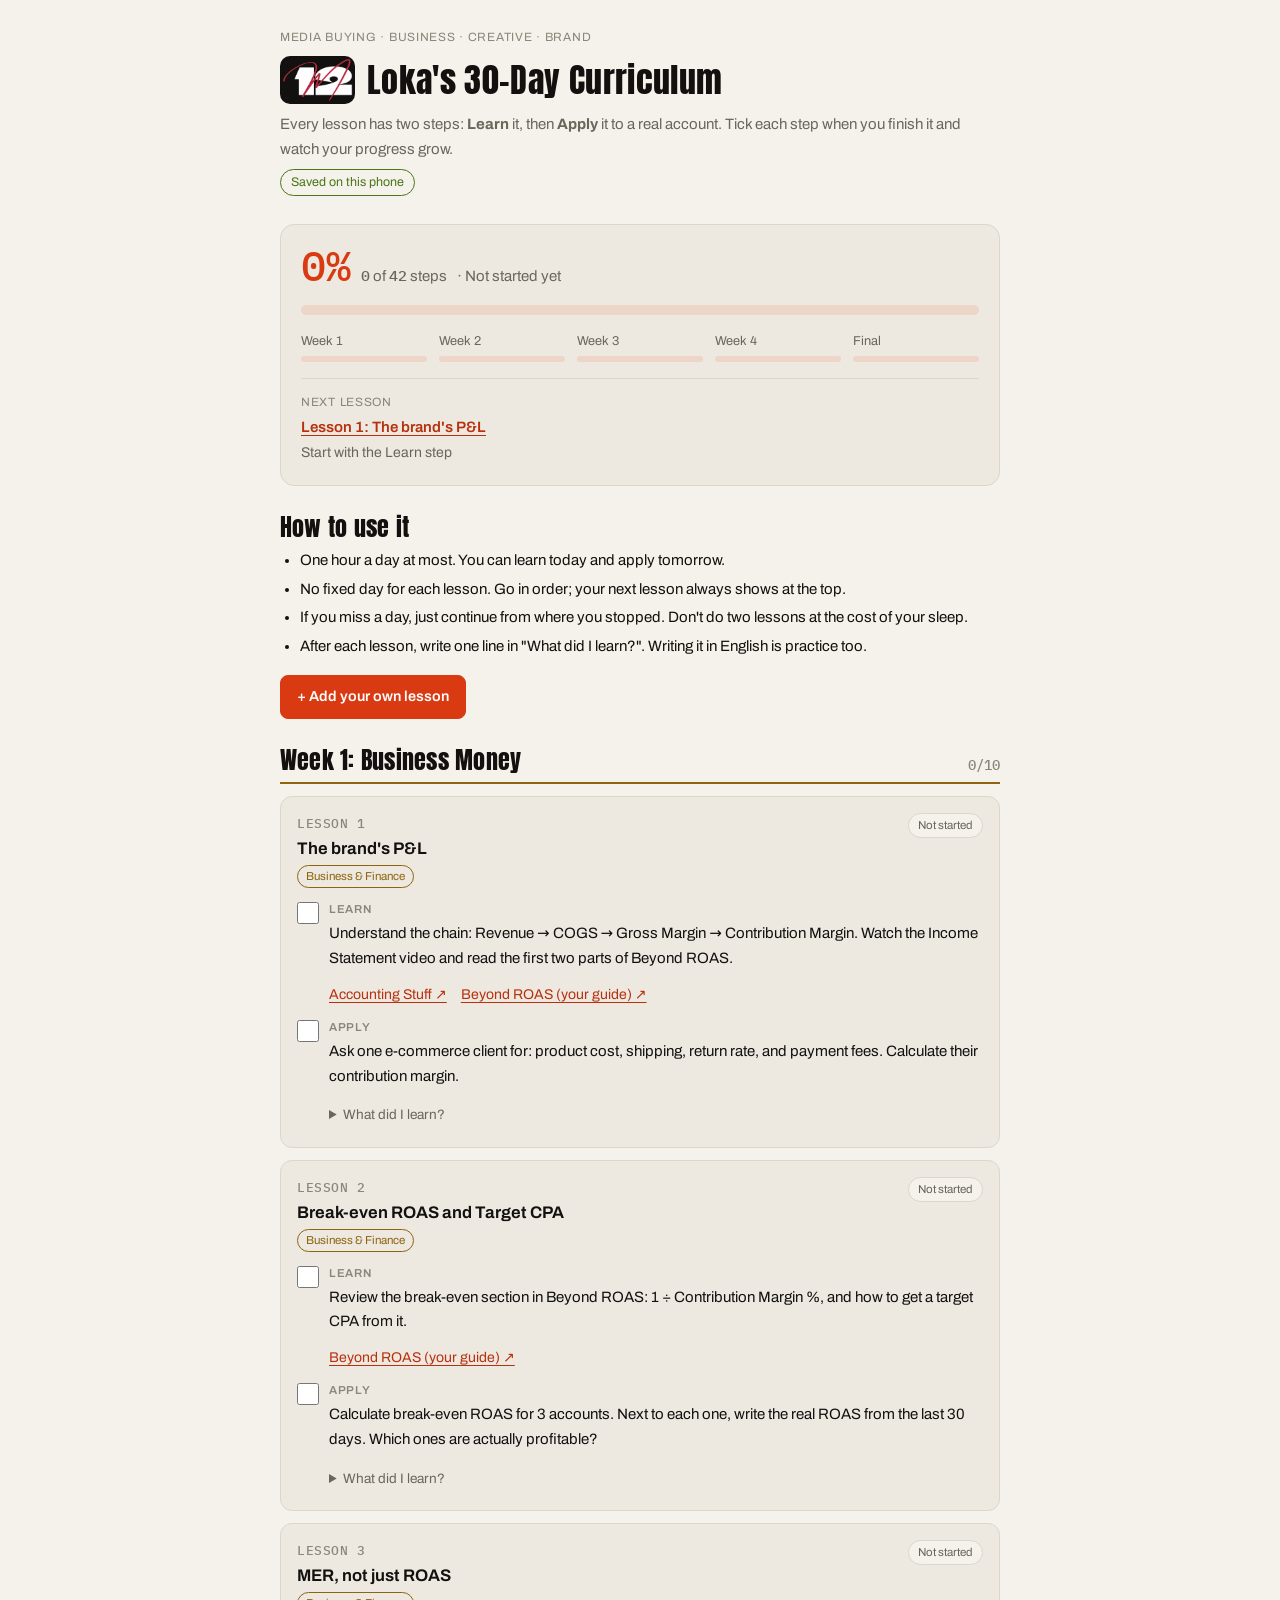
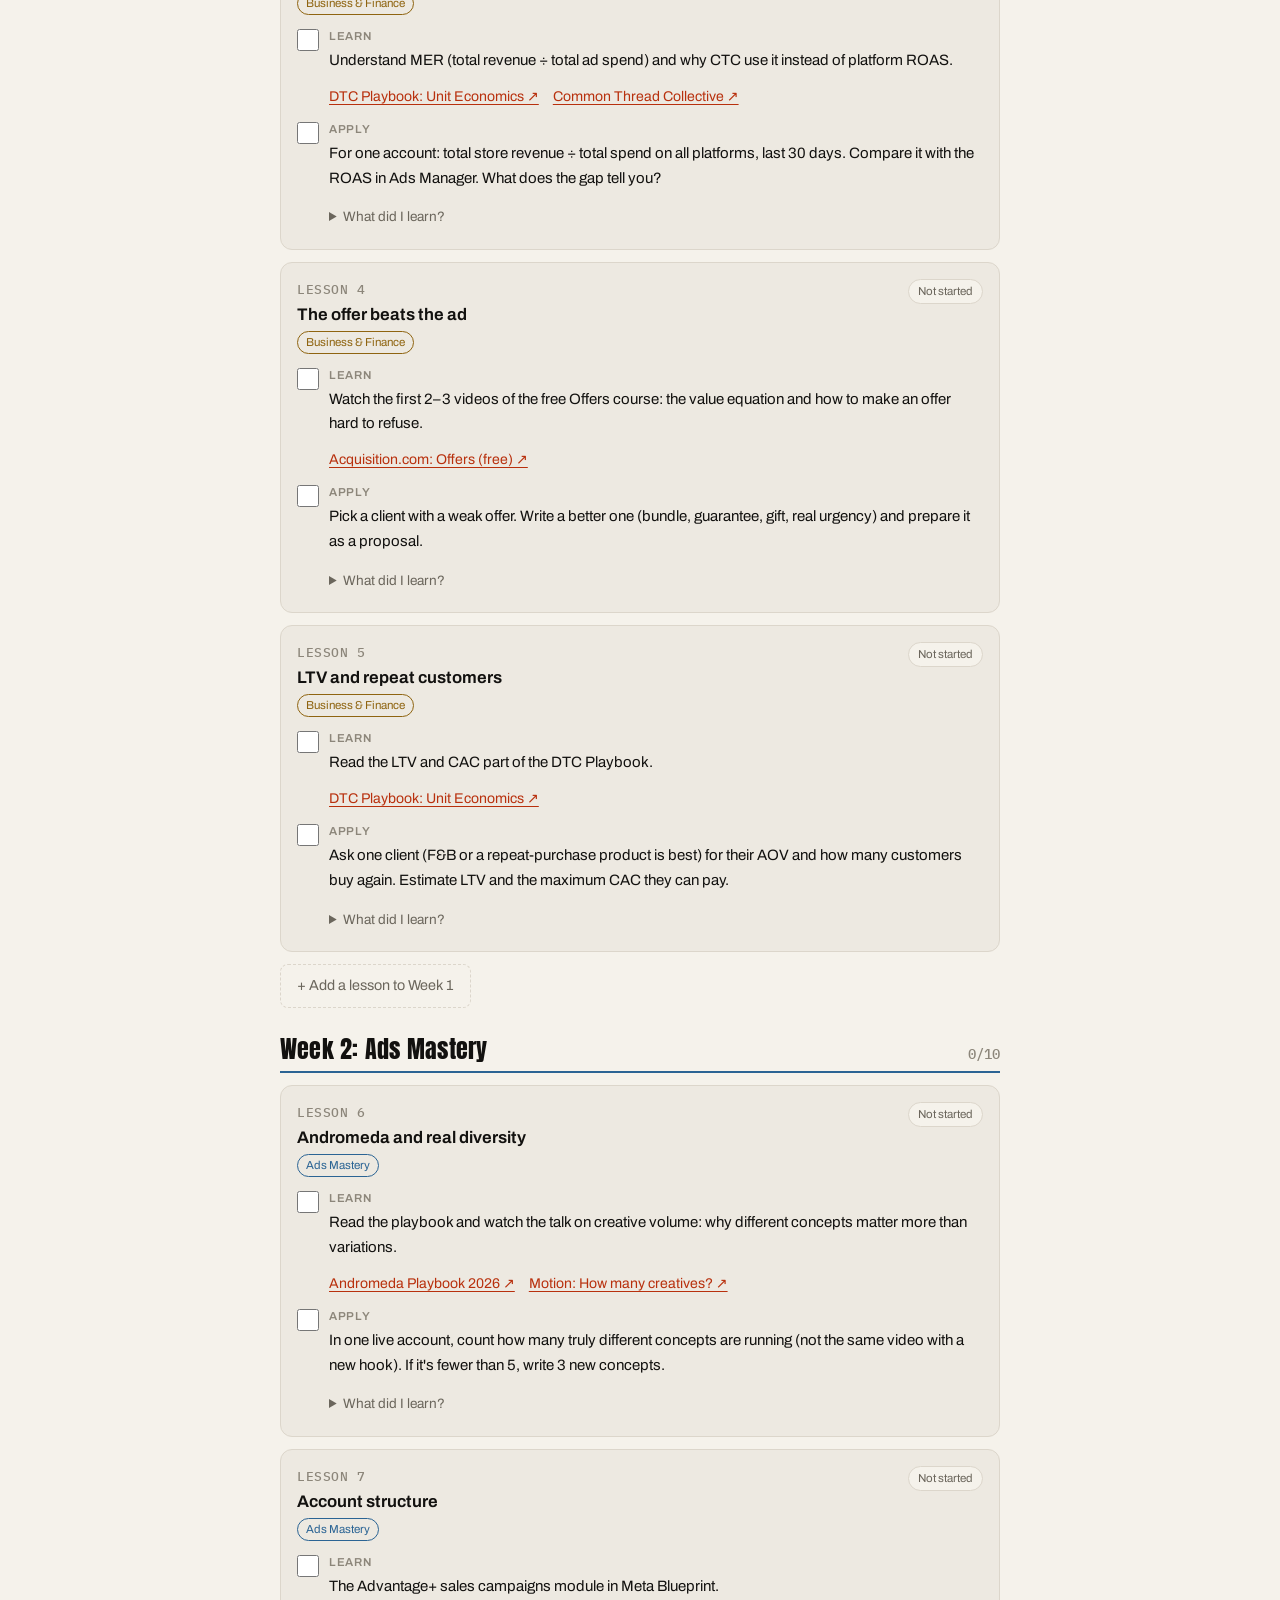
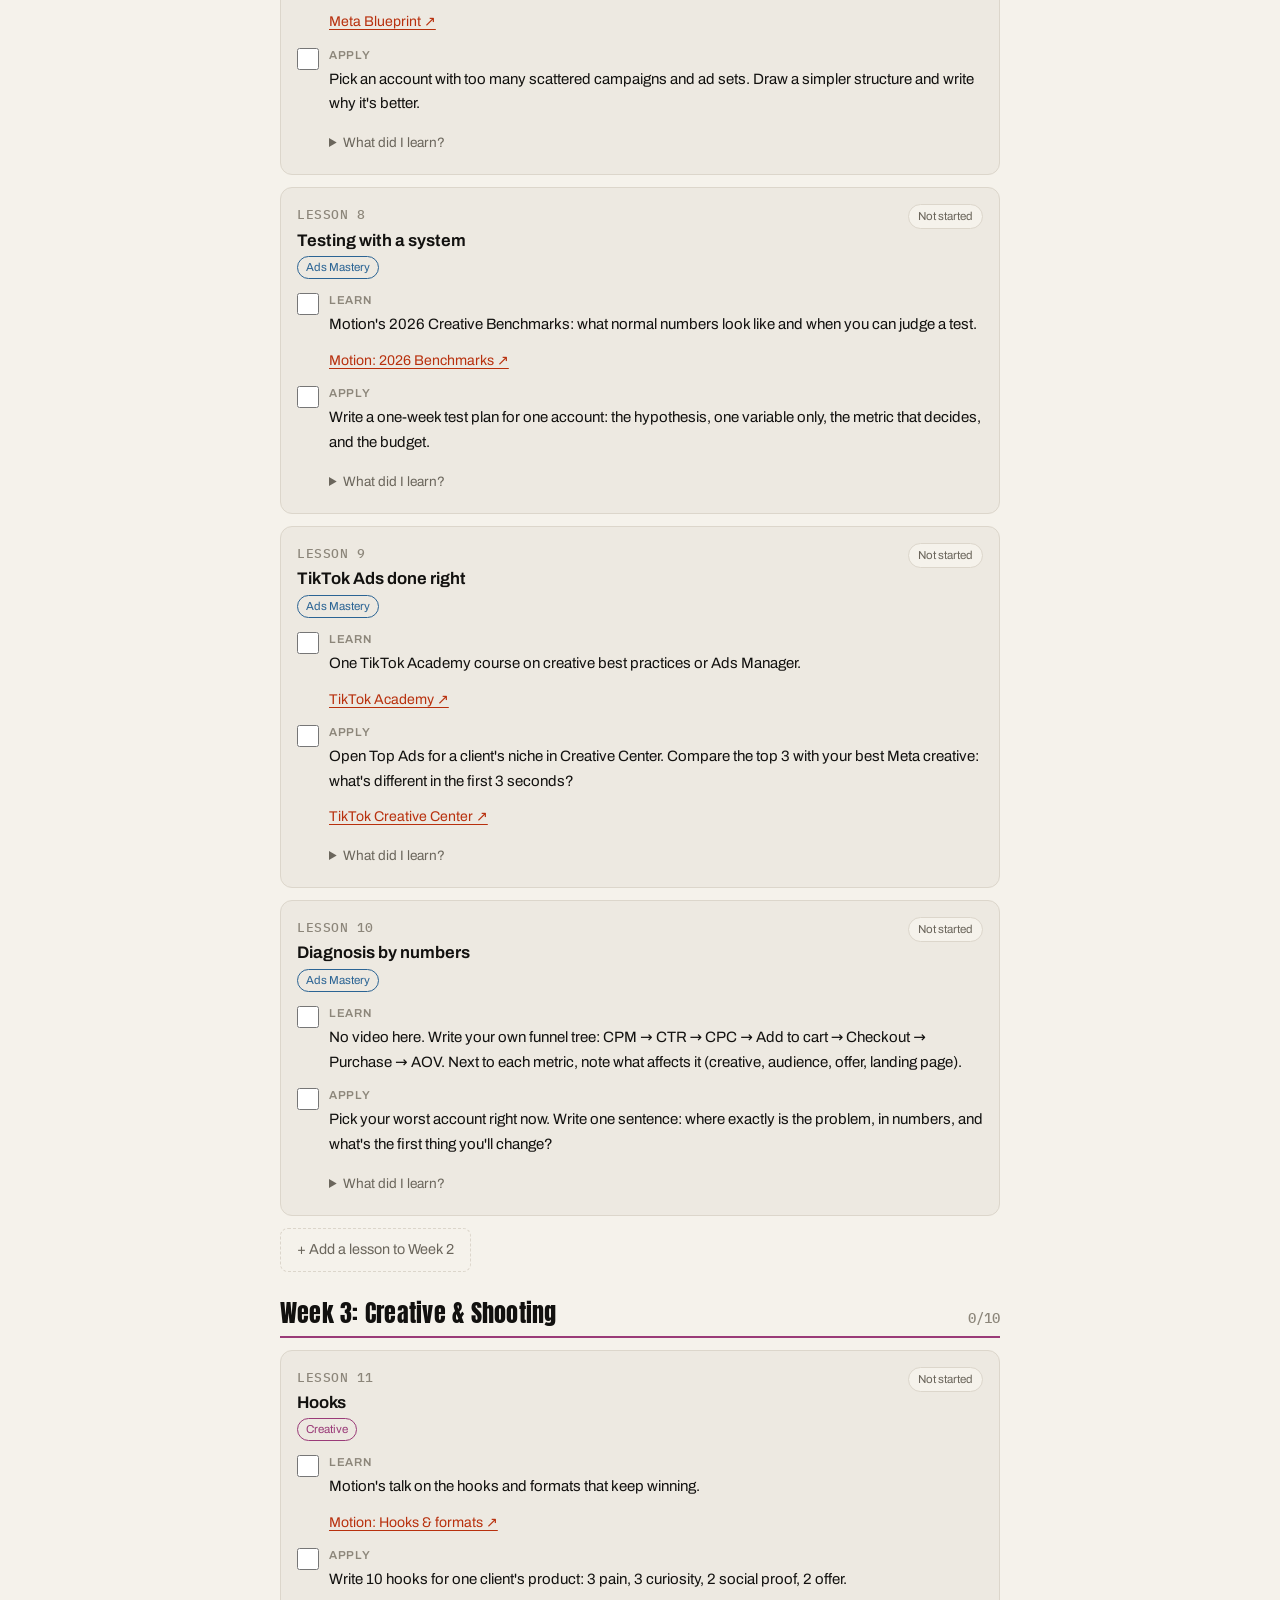
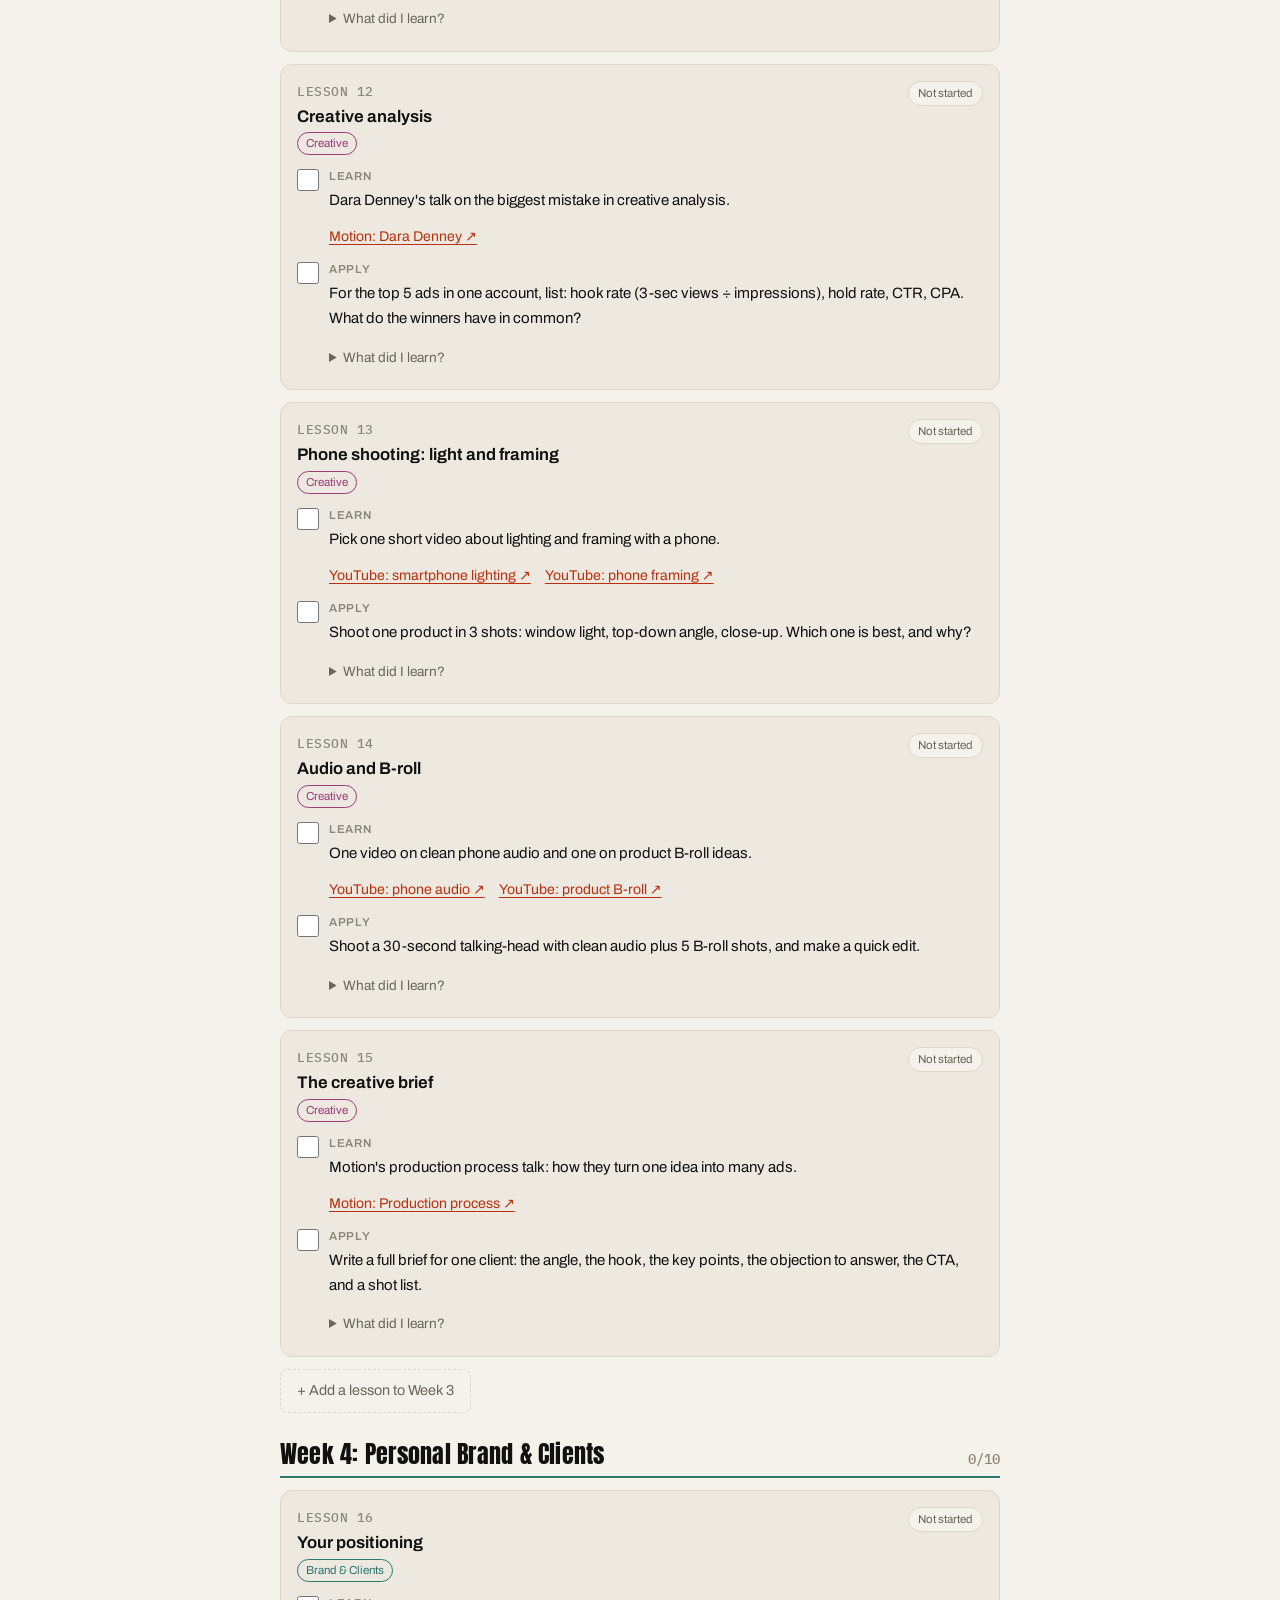
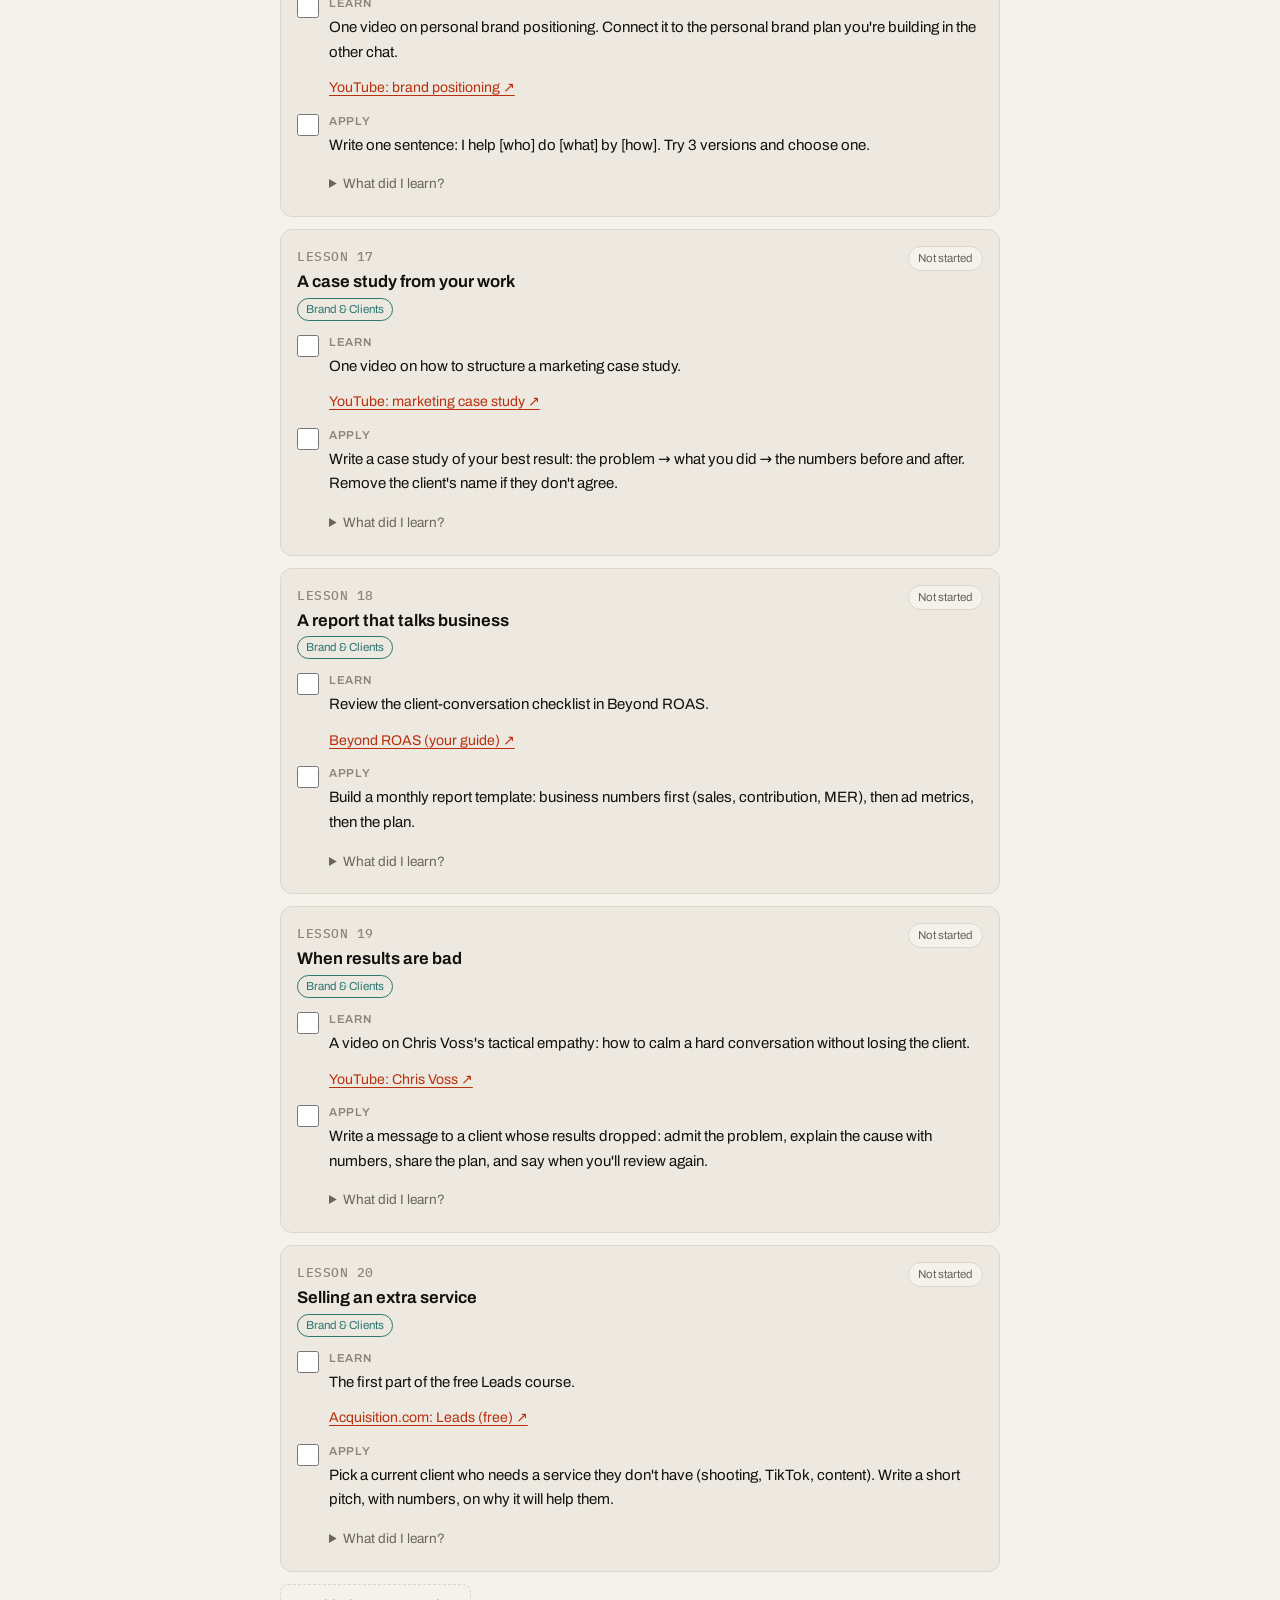
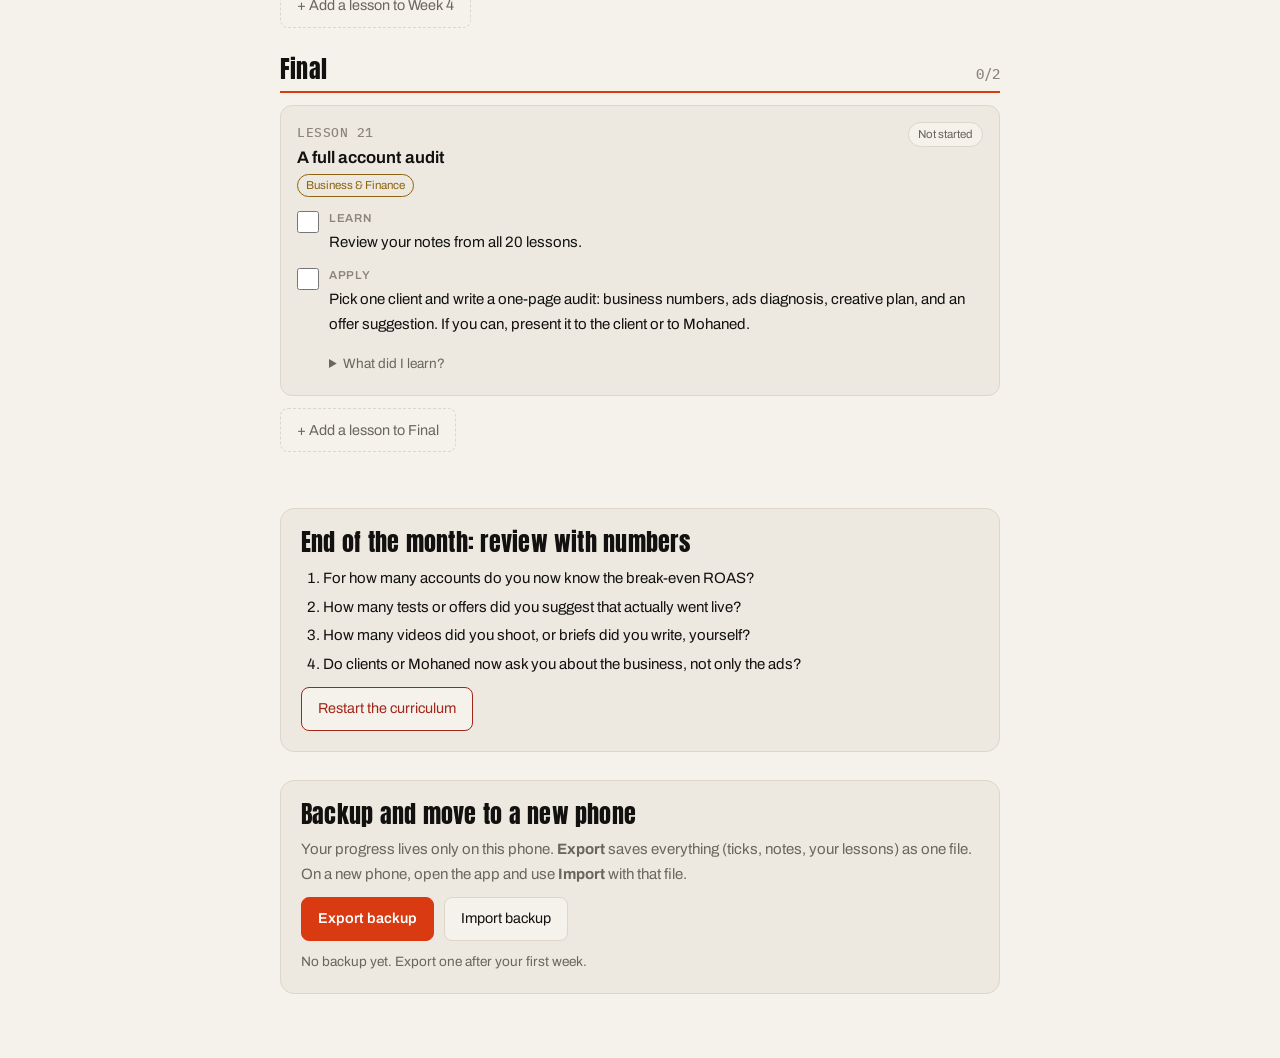
<file: index.html>
<!doctype html>
<html lang="en">
<head>
<meta charset="utf-8">
<meta name="viewport" content="width=device-width, initial-scale=1, viewport-fit=cover">
<title>Loka's 30-Day Curriculum</title>
<meta name="description" content="Loka's 30-day learning curriculum: Business, Ads, Creative and Brand.">
<meta name="theme-color" content="#F5F2EB" media="(prefers-color-scheme: light)">
<meta name="theme-color" content="#12110F" media="(prefers-color-scheme: dark)">
<meta name="color-scheme" content="light dark">
<meta name="apple-mobile-web-app-capable" content="yes">
<meta name="mobile-web-app-capable" content="yes">
<meta name="apple-mobile-web-app-title" content="Loka 30">
<meta name="apple-mobile-web-app-status-bar-style" content="default">
<link rel="manifest" href="manifest.webmanifest">
<link rel="icon" type="image/png" sizes="32x32" href="icons/favicon-32.png">
<link rel="icon" type="image/png" sizes="64x64" href="icons/favicon-64.png">
<link rel="apple-touch-icon" href="icons/apple-touch-icon.png">
<link rel="preload" href="fonts/archivo.woff2" as="font" type="font/woff2" crossorigin>
<link rel="preload" href="fonts/anton.woff2" as="font" type="font/woff2" crossorigin>
<link rel="stylesheet" href="styles.css">
</head>
<body>
<div class="wrap">
  <header>
    <span class="eyebrow">Media Buying · Business · Creative · Brand</span>
    <div class="title-row">
      <img class="logo" src="icons/logo-header.png" width="75" height="48" alt="">
      <h1>Loka's <span class="nowrap">30-Day</span> Curriculum</h1>
    </div>
    <p class="muted">Every lesson has two steps: <b>Learn</b> it, then <b>Apply</b> it to a real account. Tick each step when you finish it and watch your progress grow.</p>
    <span class="sync on" id="sync">Saved on this phone</span>
  </header>

  <section class="summary" aria-label="Progress">
    <div class="big">
      <span class="pct" id="pct">0%</span>
      <span class="muted"><span class="num" id="doneCount">0</span> of <span class="num" id="totalCount">42</span> steps</span>
      <span class="muted" id="dayInfo"></span>
    </div>
    <div class="bar" role="progressbar" aria-valuemin="0" aria-valuemax="100" aria-label="Overall progress" id="mainBar"><i id="mainFill"></i></div>
    <div class="weeks" id="weekBars"></div>
    <div class="next" id="next"></div>
  </section>

  <section class="rules">
    <h2>How to use it</h2>
    <ul>
      <li>One hour a day at most. You can learn today and apply tomorrow.</li>
      <li>No fixed day for each lesson. Go in order; your next lesson always shows at the top.</li>
      <li>If you miss a day, just continue from where you stopped. Don't do two lessons at the cost of your sleep.</li>
      <li>After each lesson, write one line in "What did I learn?". Writing it in English is practice too.</li>
    </ul>
    <button type="button" class="primary" data-add-week="1">+ Add your own lesson</button>
  </section>

  <div id="weeks"></div>

  <section class="end">
    <h2>End of the month: review with numbers</h2>
    <ol>
      <li>For how many accounts do you now know the break-even ROAS?</li>
      <li>How many tests or offers did you suggest that actually went live?</li>
      <li>How many videos did you shoot, or briefs did you write, yourself?</li>
      <li>Do clients or Mohaned now ask you about the business, not only the ads?</li>
    </ol>
    <div class="reset">
      <button type="button" class="danger" id="resetBtn">Restart the curriculum</button>
      <span id="resetConfirm" hidden>
        <span class="muted">This deletes all ticks and notes. Your own lessons stay.</span>
        <span class="btns">
          <button type="button" class="danger" id="resetYes">Yes, delete</button>
          <button type="button" id="resetNo">Cancel</button>
        </span>
      </span>
    </div>
  </section>

  <section class="end backup">
    <h2>Backup and move to a new phone</h2>
    <p class="muted">Your progress lives only on this phone. <b>Export</b> saves everything (ticks, notes, your lessons) as one file. On a new phone, open the app and use <b>Import</b> with that file.</p>
    <div class="btns">
      <button type="button" class="primary" id="exportBtn">Export backup</button>
      <button type="button" id="importBtn">Import backup</button>
      <input type="file" id="importFile" accept="application/json,.json" hidden>
    </div>
    <p class="muted small" id="lastBackup"></p>
  </section>
</div>

<dialog id="lessonDlg" aria-labelledby="dlgTitle">
  <form id="lessonForm" method="dialog" novalidate>
    <h2 id="dlgTitle">Add your own lesson</h2>
    <label class="field"><span>Title</span>
      <input name="title" required maxlength="120" autocomplete="off" placeholder="e.g. Google Analytics basics">
    </label>
    <div class="row2">
      <label class="field"><span>Track</span>
        <select name="t">
          <option value="biz">Business &amp; Finance</option>
          <option value="ads">Ads Mastery</option>
          <option value="cre">Creative</option>
          <option value="brand">Brand &amp; Clients</option>
          <option value="other">Other</option>
        </select>
      </label>
      <label class="field"><span>Week</span>
        <select name="w">
          <option value="1">Week 1</option>
          <option value="2">Week 2</option>
          <option value="3">Week 3</option>
          <option value="4">Week 4</option>
          <option value="5">Final</option>
        </select>
      </label>
    </div>
    <label class="field"><span>Learn: what will you study?</span>
      <textarea name="learn" required rows="3" maxlength="2000"></textarea>
    </label>
    <label class="field"><span>Apply: what will you do on a real account?</span>
      <textarea name="apply" required rows="3" maxlength="2000"></textarea>
    </label>
    <label class="field"><span>Link (optional)</span>
      <input name="url" type="url" inputmode="url" autocomplete="off" autocapitalize="off" placeholder="https://…">
    </label>
    <p class="form-err" id="formErr" role="alert" hidden></p>
    <div class="btns end-btns">
      <button type="button" id="dlgCancel">Cancel</button>
      <button type="submit" class="primary" id="dlgSave">Save lesson</button>
    </div>
  </form>
</dialog>

<dialog id="confirmDlg" aria-labelledby="cfTitle">
  <form method="dialog">
    <h2 id="cfTitle"></h2>
    <p class="muted" id="cfText"></p>
    <div class="btns end-btns">
      <button value="no">Cancel</button>
      <button value="yes" id="cfYes" class="danger"></button>
    </div>
  </form>
</dialog>

<div class="toast" id="toast" role="status" aria-live="polite"></div>

<script src="data.js"></script>
<script src="app.js"></script>
</body>
</html>
</file>
<file: styles.css>
/* Layout: one narrow column. Summary first (progress like an ad account's delivery), then weeks as stacked lesson rows. */
@font-face{font-family:"Anton";src:url(fonts/anton.woff2) format("woff2");font-weight:400;font-display:swap}
@font-face{font-family:"Archivo";src:url(fonts/archivo.woff2) format("woff2");font-weight:400 700;font-display:swap}
@font-face{font-family:"IBM Plex Mono";src:url(fonts/ibm-plex-mono-500.woff2) format("woff2");font-weight:500;font-display:swap}

/* Brand palette. --accent is the exact brand red everywhere (bars, buttons, checkboxes);
   --accent-text is a slightly adjusted red for small text like links, so it stays easy to read. */
:root{
  --bg:#F5F2EB; --surface:#EDE9E1; --ink:#12110F; --muted:#6B665C; --hint:#8C867A; --line:#DCD6CB;
  --accent:#D93A12; --accent-text:#B8300D; --accent-soft:#EDD5C8; --on-accent:#FFFFFF; --danger:#A3261A;
  --t-biz:#8F6410; --t-ads:#2B6494; --t-cre:#9A3B78; --t-brand:#2C7671; --t-other:#6B665C;
  --ok:#4A7518; --learning:var(--accent-text);
  --f-display:"Anton","Archivo",Impact,sans-serif;
  --f-body:"Archivo",system-ui,"Segoe UI",sans-serif;
  --f-num:"IBM Plex Mono",ui-monospace,Menlo,monospace;
  color-scheme:light;
}
@media (prefers-color-scheme: dark){:root:not([data-theme="light"]){
  --bg:#12110F; --surface:#1E1C19; --ink:#F5F2EB; --muted:#B3AC9F; --hint:#8C867A; --line:#312E29;
  --accent:#D93A12; --accent-text:#F26B40; --accent-soft:#3A2119; --on-accent:#FFFFFF; --danger:#FF8F7A;
  --t-biz:#DDAA50; --t-ads:#84B2E3; --t-cre:#E08CC4; --t-brand:#6CC3B8; --t-other:#B3AC9F;
  --ok:#A9D16A; color-scheme:dark;
}}
:root[data-theme="dark"]{
  --bg:#12110F; --surface:#1E1C19; --ink:#F5F2EB; --muted:#B3AC9F; --hint:#8C867A; --line:#312E29;
  --accent:#D93A12; --accent-text:#F26B40; --accent-soft:#3A2119; --on-accent:#FFFFFF; --danger:#FF8F7A;
  --t-biz:#DDAA50; --t-ads:#84B2E3; --t-cre:#E08CC4; --t-brand:#6CC3B8; --t-other:#B3AC9F;
  --ok:#A9D16A; color-scheme:dark;
}
html{-webkit-text-size-adjust:100%;text-size-adjust:100%}
body{margin:0;background:var(--bg);color:var(--ink);font-family:var(--f-body);font-size:15px;line-height:1.65;-webkit-tap-highlight-color:transparent}
.wrap{max-width:720px;margin:0 auto;
  padding-inline:max(16px,env(safe-area-inset-left)) max(16px,env(safe-area-inset-right));
  padding-block:max(28px,calc(env(safe-area-inset-top) + 12px)) max(64px,calc(env(safe-area-inset-bottom) + 32px));
  display:flex;flex-direction:column;gap:28px}
/* Anton (tall, condensed) only for the title and section headings; it has one weight, so never fake-bold it */
h1,h2,h3{text-wrap:balance;margin:0}
h1,h2{font-family:var(--f-display);font-weight:400;font-synthesis:none;letter-spacing:.01em;line-height:1.1}
h1{font-size:2.15rem}
h2{font-size:1.5rem}
h3{font-family:var(--f-body);font-size:1.05rem;font-weight:650;line-height:1.35;overflow-wrap:anywhere}
p{margin:0}
a{color:var(--accent-text);text-underline-offset:3px}
a:focus-visible,button:focus-visible,input:focus-visible,textarea:focus-visible,select:focus-visible,summary:focus-visible{outline:2px solid var(--accent);outline-offset:2px;border-radius:4px}
.num{font-family:var(--f-num);font-variant-numeric:tabular-nums}
.muted{color:var(--muted)}
.small{font-size:.85rem}
.nowrap{white-space:nowrap}
.eyebrow{font-size:.75rem;color:var(--hint);letter-spacing:.06em;text-transform:uppercase}

header{display:flex;flex-direction:column;gap:8px}
.title-row{display:flex;align-items:center;gap:12px}
.logo{display:block;flex:none;width:75px;height:48px;border-radius:10px;background:#12110F}
.sync{align-self:flex-start;font-size:.78rem;padding:2px 10px;border-radius:999px;border:1px solid var(--line);color:var(--muted)}
.sync.on{color:var(--ok);border-color:currentColor}

.summary{background:var(--surface);border:1px solid var(--line);border-radius:14px;padding:20px;display:flex;flex-direction:column;gap:16px}
.big{display:flex;align-items:baseline;gap:4px 10px;flex-wrap:wrap}
.big .pct{font-family:var(--f-num);font-size:2.6rem;line-height:1;color:var(--accent)}
.bar{height:10px;background:var(--accent-soft);border-radius:999px;overflow:hidden}
.bar > i{display:block;height:100%;background:var(--accent);border-radius:999px;width:0;transition:width .35s ease}
.weeks{display:grid;grid-template-columns:repeat(auto-fit,minmax(120px,1fr));gap:12px}
.wk{display:flex;flex-direction:column;gap:4px;min-width:0}
.wk .bar{height:6px}
.wk span{font-size:.8rem;color:var(--muted)}
.next{border-top:1px solid var(--line);padding-top:14px;display:flex;flex-direction:column;gap:2px}
.next a{font-weight:600}

.rules{display:flex;flex-direction:column;gap:8px}
.rules ul{margin:0;padding-inline-start:20px;display:flex;flex-direction:column;gap:4px}
.rules > button{align-self:flex-start;margin-top:8px}

.week{display:flex;flex-direction:column;gap:12px;margin-bottom:28px}
.week-head{display:flex;justify-content:space-between;align-items:baseline;gap:12px;flex-wrap:wrap;border-bottom:2px solid var(--wc,var(--accent));padding-bottom:6px}
.week-head .num{font-size:.85rem;color:var(--hint)}

.lesson{background:var(--surface);border:1px solid var(--line);border-radius:12px;padding:16px;display:flex;flex-direction:column;gap:12px;scroll-margin-top:max(16px,env(safe-area-inset-top))}
.lesson.done{border-color:color-mix(in srgb,var(--ok) 45%,var(--line))}
.lesson.mine{border-style:dashed}
.lesson.mine.done{border-style:solid}
.l-top{display:flex;gap:10px;align-items:flex-start;justify-content:space-between}
.l-title{display:flex;flex-direction:column;gap:4px;min-width:0}
.chips{display:flex;gap:6px;flex-wrap:wrap}
.chip{font-size:.72rem;padding:1px 8px;border-radius:999px;border:1px solid currentColor;white-space:nowrap}
.trk-biz{color:var(--t-biz)} .trk-ads{color:var(--t-ads)} .trk-cre{color:var(--t-cre)} .trk-brand{color:var(--t-brand)} .trk-other{color:var(--t-other)}
.chip.mine-chip{color:var(--muted);border-style:dashed}
.status{font-size:.72rem;padding:2px 9px;border-radius:999px;white-space:nowrap;background:var(--bg);color:var(--muted);border:1px solid var(--line)}
.status.learning{color:var(--learning);border-color:currentColor}
.status.active{color:var(--ok);border-color:currentColor}
.lnum{font-family:var(--f-num);color:var(--hint);font-size:.8rem;letter-spacing:.04em}

.step{display:grid;grid-template-columns:auto 1fr;gap:10px;align-items:start}
.step input{width:22px;height:22px;margin:2px 0 0;accent-color:var(--accent);cursor:pointer}
.step label{display:flex;flex-direction:column;gap:2px;cursor:pointer;min-width:0}
.step .kind{font-size:.72rem;font-weight:600;color:var(--hint);letter-spacing:.06em;text-transform:uppercase}
.step .txt{white-space:pre-line;overflow-wrap:anywhere}
.step.checked .txt{color:var(--muted);text-decoration:line-through;text-decoration-color:color-mix(in srgb,var(--muted) 60%,transparent)}
.links{display:flex;flex-wrap:wrap;gap:6px 14px;font-size:.88rem;padding-inline-start:32px}
.links a{overflow-wrap:anywhere}
details.note{padding-inline-start:32px}
details.note summary{cursor:pointer;font-size:.85rem;color:var(--muted);padding-block:4px}
details.note textarea{margin-top:8px;min-height:70px}
.l-actions{display:flex;gap:8px;padding-inline-start:32px;flex-wrap:wrap}
.l-actions button{font-size:.8rem;min-height:36px;padding:4px 12px}
.add-here{align-self:flex-start;border-style:dashed;color:var(--muted)}

.end{background:var(--surface);border:1px solid var(--line);border-radius:14px;padding:20px;display:flex;flex-direction:column;gap:10px}
.end ol{margin:0;padding-inline-start:22px;display:flex;flex-direction:column;gap:4px}
.reset{display:flex;gap:10px;align-items:center;flex-wrap:wrap}
#resetConfirm:not([hidden]){display:flex;flex-direction:column;gap:8px}
.btns{display:flex;gap:10px;flex-wrap:wrap;align-items:center}

button{font:inherit;font-size:.9rem;border-radius:8px;padding:8px 16px;min-height:44px;cursor:pointer;border:1px solid var(--line);background:var(--bg);color:var(--ink);touch-action:manipulation}
button.primary{background:var(--accent);border-color:var(--accent);color:var(--on-accent);font-weight:600}
button.danger{border-color:var(--danger);color:var(--danger)}

/* Form fields: 16px text so iPhone doesn't zoom in when you tap a field */
input:not([type=checkbox]),select,textarea{width:100%;box-sizing:border-box;font:inherit;font-size:16px;color:var(--ink);background:var(--bg);border:1px solid var(--line);border-radius:8px;padding:9px 11px}
textarea{resize:vertical;line-height:1.5}
select{appearance:none;-webkit-appearance:none;padding-inline-end:32px;
  background-image:linear-gradient(45deg,transparent 50%,var(--muted) 50%),linear-gradient(135deg,var(--muted) 50%,transparent 50%);
  background-position:calc(100% - 17px) 50%,calc(100% - 12px) 50%;background-size:5px 5px;background-repeat:no-repeat}

dialog{border:1px solid var(--line);border-radius:16px;background:var(--surface);color:var(--ink);padding:0;width:min(560px,calc(100vw - 24px));max-height:calc(100dvh - 24px);box-sizing:border-box;overflow:auto}
dialog::backdrop{background:rgba(5,12,10,.55)}
dialog form{display:flex;flex-direction:column;gap:14px;padding:20px}
.field{display:flex;flex-direction:column;gap:4px;min-width:0}
.field > span{font-size:.8rem;font-weight:600;color:var(--hint)}
::placeholder{color:var(--hint);opacity:1}
.row2{display:grid;grid-template-columns:minmax(0,1fr) 7.5em;gap:12px}
.end-btns{justify-content:flex-end}
.form-err{color:var(--danger);font-size:.88rem}
#confirmDlg{width:min(420px,calc(100vw - 24px))}

.toast{position:fixed;left:50%;bottom:max(20px,calc(env(safe-area-inset-bottom) + 12px));transform:translate(-50%,20px);opacity:0;pointer-events:none;
  background:var(--ink);color:var(--bg);padding:10px 16px;border-radius:10px;font-size:.9rem;max-width:calc(100vw - 40px);transition:opacity .2s,transform .2s;z-index:10}
.toast.show{opacity:1;transform:translate(-50%,0)}

@media (prefers-reduced-motion: reduce){.bar > i,.toast{transition:none}}
</file>
